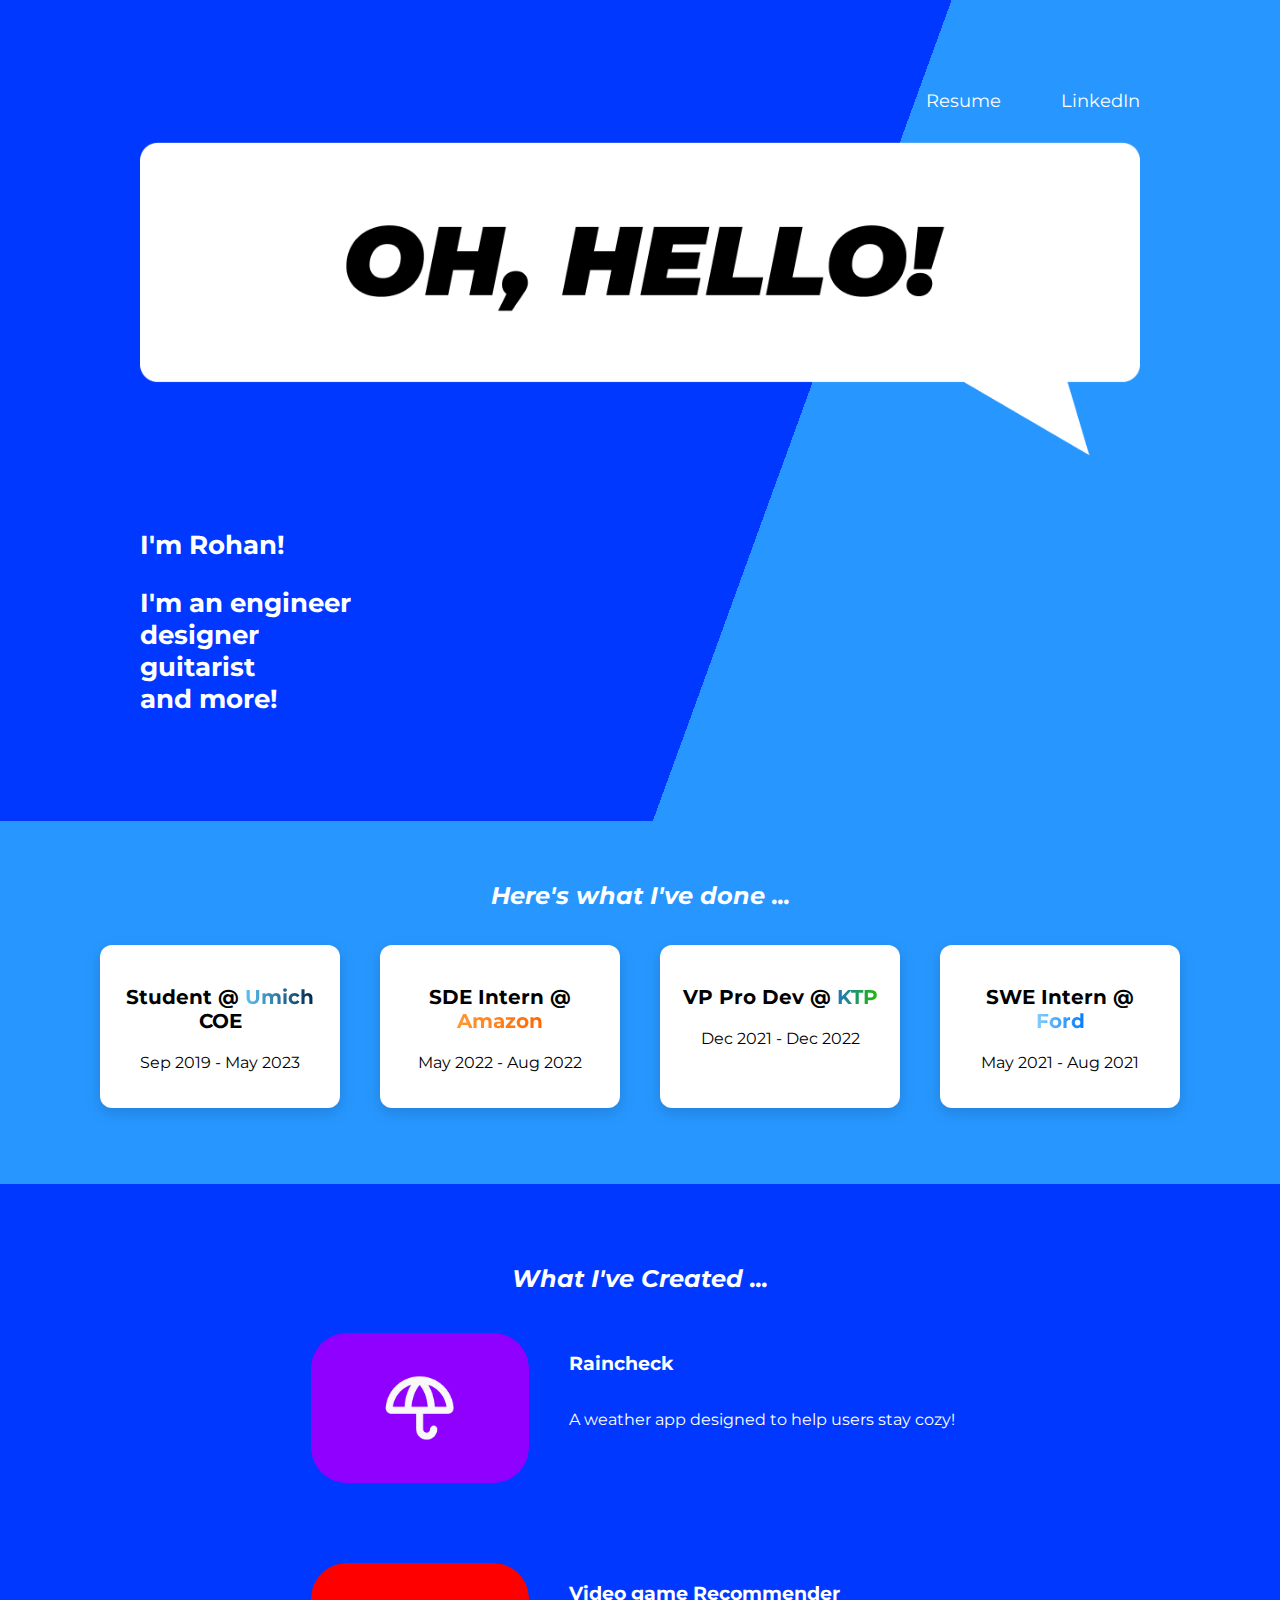
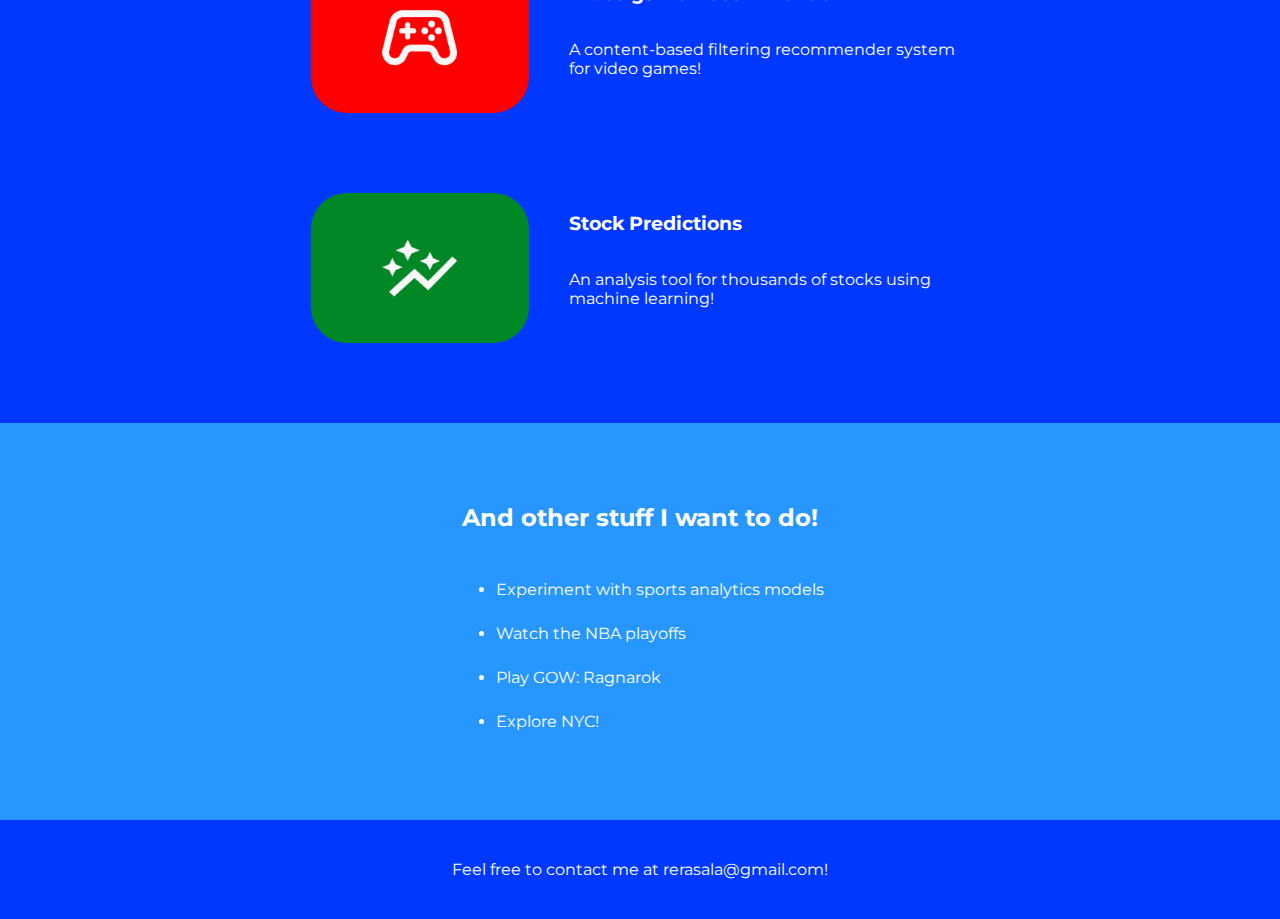
<file: index.html>
<!DOCTYPE html>
<html lang="en">
<head>
    <meta charset="UTF-8">
    <meta http-equiv="X-UA-Compatible" content="IE=edge">
    <meta name="viewport" content="width=device-width, initial-scale=1.0">
    <link rel="stylesheet" href="./style/style.css">
    <title>Rohan's Portfolio</title>
</head>
<body>

    <section id="landing-page">
        <div class = header-container>
            <div class = "navbar">
                <a href="./files/resume_52023.pdf" target="_blank">Resume</a>
                <a href="https://www.linkedin.com/in/rohan-erasala/" target="_blank">LinkedIn</a>
            </div>
        
            <div class = "speech-bubble">
                <img id = "speech-bubble-img" src="./images/SpeechBubble.png" alt="Hello!">
            </div>
        
            <div class = "header-description">
                <p>I'm Rohan! <br></p>
                <p>
                    I'm an engineer <br>
                    designer <br>
                    guitarist <br>
                    and more!
                </p>
                
            </div>
        </div>
    </section>

    <section id = "about-section">
        <div class="about-container">
            <h2>
                <i> Here's what I've done ... </i>
            </h2>
            <div class="container">
                <ul class="cards">
                    <li class="card">
                        <div>
                          <h3 class="card-title">Student @ <span class = "link" id="maize-blue-gradient"><a href="https://umich.edu" target="_blank">Umich</a></span> COE</span></h3>
                          <div class="card-content">
                            <p>
                                Sep 2019 - May 2023
                            </p>
                          </div>
                        </div>
                      </li>
                  <li class="card">
                    <div>
                      <h3 class="card-title">SDE Intern @ <span class = "link" id="orange-gradient"><a href="https://amazon.com" target="_blank">Amazon</a></span></h3>
                      <div class="card-content">
                        <p>
                            May 2022 - Aug 2022
                        </p>
                      </div>
                    </div>
                  </li>
                  <li class="card">
                    <div>
                      <h3 class="card-title">VP Pro Dev @ <span class = "link" id="blue-gradient"><a href="https://ktpmichigan.com" target="_blank">KTP</a></span></h3>
                      <div class="card-content">
                        <p>
                            Dec 2021 - Dec 2022
                        </p>
                      </div>
                    </div>
                  </li>
                  <li class="card">
                    <div>
                      <h3 class="card-title">SWE Intern @ <span class = "link" id="blue-white-gradient"><a href="https://ford.com" target="_blank">Ford</a></span></h3>
                      <div class="card-content">
                        <p>
                            May 2021 - Aug 2021
                        </p>
                      </div>
                    </div>
                  </li>
                  <!-- <li class="card">
                    <div>
                      <h3 class="card-title">Service 4</h3>
                      <div class="card-content">
                      </div>
                    </div>
                  </li>
                  <li class="card">
                    <div>
                      <h3 class="card-title">Service 5</h3>
                      <div class="card-content">
                      </div>
                    </div>
                  </li>
                  <li class="card">
                    <div>
                      <h3 class="card-title">Service 6</h3>
                      <div class="card-content">
                      </div>
                    </div>
                  </li> -->
                </ul>
              </div>
        </div>
    </section>

    <section class="projects-section">
        <h2>
            <i> What I've Created ... </i>
        </h2>

        <div class="projects-container">
            <div class="project" id = "raincheck">
                <img src="./images/raincheck.png" alt="raincheck logo">
                <div class = "project-description">
                    <h3>
                        Raincheck
                    </h3>
                    <p>
                        A weather app designed to help users stay cozy!
                    </p>
                </div>
            </div>
    
            <div class="project" id = "video-game-recommender">
                <img src="./images/vgr.png" alt="video game controller">
                <div class = "project-description">
                    <h3>
                        Video game Recommender
                    </h3>
                    <p>
                        A content-based filtering recommender system for video games!
                    </p>
                </div>
            </div>
    
            <div class="project" id = "stock-predictions">
                <img src="./images/stock.png" alt="stock goes up">
                <div class = "project-description">
                    <h3>
                        Stock Predictions
                    </h3>
                    <p>
                        An analysis tool for thousands of stocks using machine learning!
                    </p>
                </div>
            </div>
        </div>
    </section>

    <section class="other-section">
        <div class = "other-container">
            <h2>
                And other stuff I want to do!
            </h2>
            <div class = "list-items">
                <ul>
                    <li>Experiment with sports analytics models</li>
                    <li>Watch the NBA playoffs</li>
                    <li>Play GOW: Ragnarok</li>
                    <li>Explore NYC!</li>
                </ul>
            </div>
        </div>
    </section>    
    
</body>

<footer>
    Feel free to contact me at rerasala@gmail.com!
</footer>
</html>
</file>
<file: style/style.css>
@import url('https://fonts.googleapis.com/css2?family=Montserrat&display=swap');
@import url('https://fonts.googleapis.com/css2?family=Montserrat:wght@400;900&display=swap');

  body {
    background-color: #0038FF;
    color: white;
    font-family: 'Montserrat', sans-serif;
    margin: 0;
  }
  
  #centerImage {
    text-align: center;
    max-width: 200px;
    max-height: 200px;
    margin-left: 25%;
    margin-top: 10%;
  }

  h2 {
    text-align: center;
  }

  .header-container {
    display: flex;
    flex-direction: column;
    text-align: center;
    margin: auto;
    padding-top: 40px;
    max-width: 1000px;
    padding: 60px;
  }

  .navbar {
    display: flex;
    flex-direction: row;
    justify-content: flex-end;
    gap: 60px;
    color: white;
    padding: 30px;
    padding-right: 0px;
    font-size: 18px;
  }

  a:link {
    color: white;
    text-decoration: none;
  }

  a:hover {
    text-decoration: underline;
  }

  #landing-page{
    background: linear-gradient(110deg, #0038FF 60%, #2797FF 60%);
  }

  #speech-bubble-img {
    max-width: 100%;
  }

  .header-description {
    text-align: left;
    padding-bottom: 40px;
  }

  .header-description p {
    font-weight: bold;
    font-size: 26px;
  }

  #about-section {
    background: #2797FF;
    margin-top: -20px;
  }

  .about-container {
    display: flex;
    flex-direction: column;
    margin: auto;
    padding: 40px;
    justify-content: center;
  }

  #clouder {
    margin: auto;
    color: white;
  }

  .projects-section {
    text-align: center;
    margin: auto;
    padding: 60px;
  }

  .projects-container {
    display: flex;
    flex-direction: column;
    justify-content: center;
    gap: 40px;
  }

  .project {
    display: flex;
    flex-direction: row;
    gap: 40px;
    padding: 20px;
    justify-content: center;
    border-radius: 30px;
    color: white;
    width: 70%;
    transition: transform 0.3s ease;
    margin: auto;
  }

  /* .project:hover {
    transform: translateY(-10px);
    box-shadow: 0 5px 15px rgba(0, 0, 0, 15%);
    background: rgb(229, 229, 229);
    color: black;
  } */

  .project img {
    max-height: 150px;
    border-radius: 34px;
  }

  .project-description {
    display: flex;
    flex-direction: column;
    text-align: left;
    width: 400px;
  }

  .other-section {
    background: #2797FF;
  }

  .other-container {
    padding: 60px;
    display: flex;
    flex-direction: column;
    justify-content: center;
  }

  .list-items {
    margin: auto;
    line-height: 44px;
  }

  footer {
    padding: 40px;
    text-align: center;
  }

  :root {
    --orange: #fd9940;
    --darkorange: #dd7d25;
    --platinum: #e5e5e5;
    --black: #2b2d42;
    --white: #fff;
    --thumb: #edf2f4;
  }
  
  .container {
    max-width: 1400px;
    margin: 0 auto;
  }
  
  .cards {
    display: flex;
    flex-direction: row;
    flex-wrap: wrap;
    justify-content: center;
    align-content: space-around;
    padding: 0;

  }
  
  .card {
    display: flex;
    flex-direction: column;
    padding: 20px;
    background: var(--white);
    border-radius: 12px;
    box-shadow: 0 5px 15px rgba(0, 0, 0, 15%);
    scroll-snap-align: start;
    transition: all 0.2s;
    color: black;
    width: 200px;
    margin-bottom: 20px;
    transition: transform 0.3s ease;
  }

.link {
  position: relative;
}

.link::after {
  content: "";
  position: absolute;
  left: 0;
  bottom: -2px;
  width: 0;
  height: 2px;
  background-color: black;
  transition: width 0.3s ease;
}

.link:hover::after {
  width: 100%;
}

  .card:hover {
    transform: translateY(-10px);
  }
  
  .card .card-title {
    font-size: 20px;
    text-align: center;
  }
  
  .card .card-content {
    max-width: 85%;
    margin: auto;
  }

  .card-content p {
    text-align: center;
  }
  
  .card .card-link-wrapper {
    margin-top: auto;
  }
  
  .card:hover .card-link {
    background: #2797FF;
  }
  
  .cards::-webkit-scrollbar {
    height: 12px;
  }
  
  .cards::-webkit-scrollbar-thumb,
  .cards::-webkit-scrollbar-track {
    border-radius: 92px;
  }
  
  .cards::-webkit-scrollbar-thumb {
    background:#0038FF;
  }
  
  .cards::-webkit-scrollbar-track {
    background: var(--thumb);
  }

  #orange-gradient {
    background: linear-gradient(to right, #ff9933, #ff6600);
    -webkit-background-clip: text;
    -webkit-text-fill-color: transparent;
  }

  #blue-gradient {
    background: linear-gradient(to right, #2276c1, #1cbc00);
    -webkit-background-clip: text;
    -webkit-text-fill-color: transparent;
  }

  #blue-white-gradient {
    background: linear-gradient(to left, #007bff, #87cefa);
    -webkit-background-clip: text;
    -webkit-text-fill-color: transparent;
  }

  #maize-blue-gradient {
    background: linear-gradient(to right, #5bc3f3, #00274C);
    -webkit-background-clip: text;
    -webkit-text-fill-color: transparent;
  }
  
  @media (min-width: 300px) {
    .cards {
      grid-auto-columns: calc(50% - 10px);
      grid-column-gap: 20px;
      max-width: fit-content;
    }
  }
  
  @media (min-width: 700px) {
    .cards {
      grid-auto-columns: calc(calc(100% / 3) - 20px);
      grid-column-gap: 30px;
    }
  }
  
  @media (min-width: 1100px) {
    .cards {
      grid-auto-columns: calc(25% - 30px);
      grid-column-gap: 40px;
    }
  }

  @media (max-width: 450px) {

    .project {
        flex-direction: column;
        gap: 10px;
        padding: 0;
    }
    .project-description {
        width: 100%;
        padding: 0;
        text-align: center;
    }

    .navbar {
        font-size: 14px;
        gap: 10px;
    }
  }
</file>
